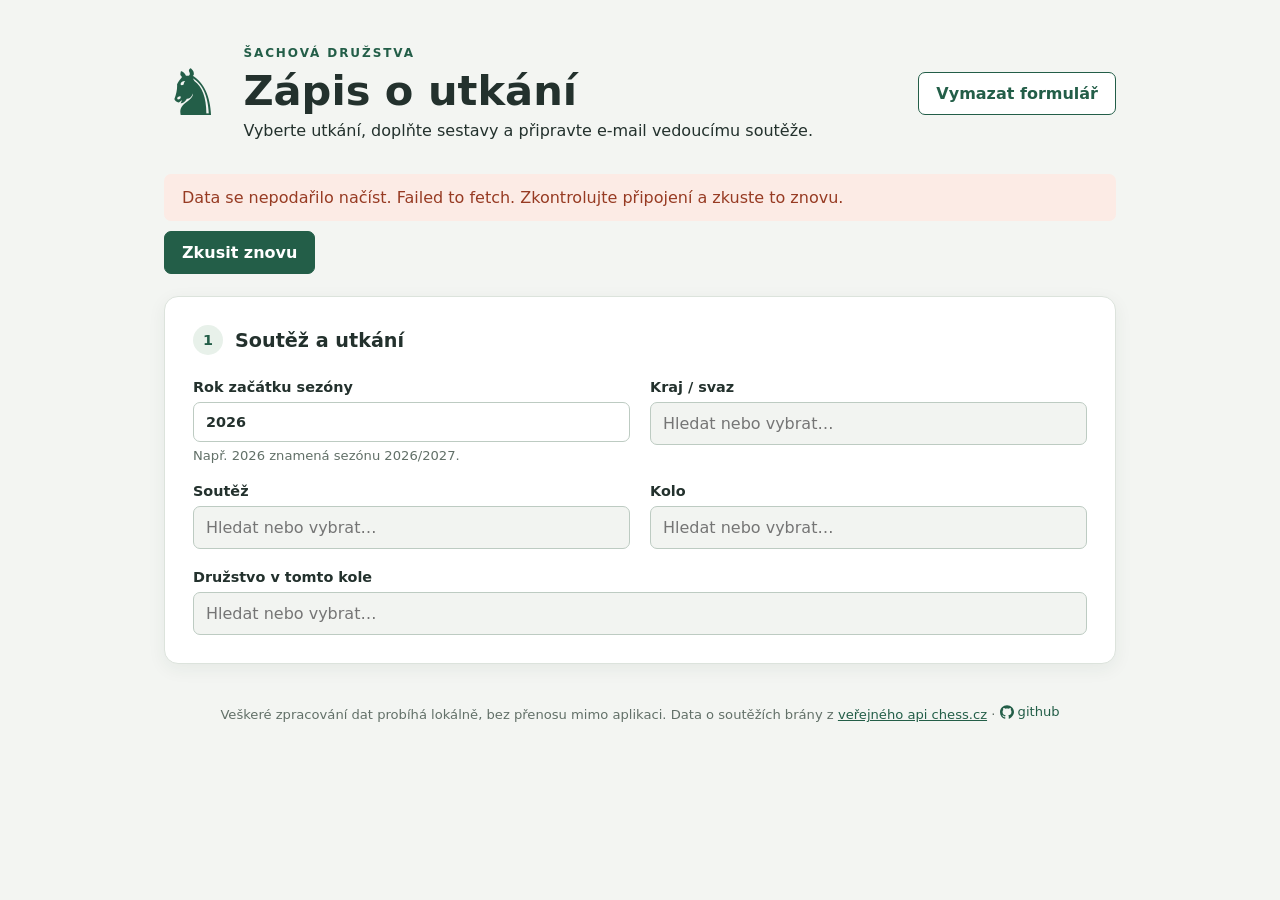
<file: index.html>
<!DOCTYPE html>
<html lang="cs">
<head>
  <meta charset="utf-8">
  <meta name="viewport" content="width=device-width, initial-scale=1">
  <title>Zápis o šachovém utkání</title>
  <link rel="stylesheet" href="styles.css">
  <script src="app.js" defer></script>
</head>
<body>
  <main>
    <header><span class="mark" aria-hidden="true">♞</span><div class="intro"><p class="eyebrow">ŠACHOVÁ DRUŽSTVA</p><h1>Zápis o utkání</h1><p>Vyberte utkání, doplňte sestavy a připravte e-mail vedoucímu soutěže.</p></div><button id="clear-form" type="button" class="secondary clear-button">Vymazat formulář</button></header>
    <div id="status" role="status" aria-live="polite"></div>
    <button id="retry" type="button" hidden>Zkusit znovu</button>
    <form id="match-form">
      <section class="card">
        <h2><span>1</span> Soutěž a utkání</h2>
        <div class="grid">
          <label>Rok začátku sezóny<input id="year" type="number" min="1900" max="9998" required><small>Např. 2026 znamená sezónu 2026/2027.</small></label>
          <div id="region-picker"></div>
          <div id="competition-picker"></div>
          <div id="round-picker"></div>
          <div id="team-picker" class="wide"></div>
        </div>
        <p id="fixture" class="fixture" hidden></p>
      </section>
      <section id="lineup-section" class="card" hidden>
        <h2><span>2</span> Sestavy a výsledky</h2>
        <p class="muted">Výsledky jsou vždy v pořadí domácí : hosté. Hledejte podle jména, čísla soupisky nebo ELO.</p>
        <label class="count-label">Počet šachovnic<input id="board-count" type="number" min="1" value="8" required></label>
        <div id="boards"></div>
        <p id="order-warning" class="order-warning" role="status" aria-live="polite" hidden></p>
        <p id="score" class="score" aria-live="polite"></p>
        <div class="grid">
          <label>Datum utkání<input id="match-date" type="date" required></label>
          <label>Místo utkání<input id="venue" required placeholder="Hrací místnost, město"></label>
          <label>Rozhodčí<input id="referee" required placeholder="Jméno a příjmení"></label>
        </div>
      </section>
      <section id="email-section" class="card" hidden>
        <h2><span>3</span> Zápis a e-mail</h2>
        <label>Komu<input id="recipient" type="email" required><small>Adresa vedoucího soutěže z API; v případě potřeby ji můžete opravit.</small></label>
        <div class="actions"><button type="submit">Zobrazit náhled zápisu</button></div>
        <div id="report" hidden>
          <label>Předmět<input id="subject" readonly></label>
          <iframe id="preview" title="Náhled zápisu o utkání" sandbox=""></iframe>
          <div class="actions">
            <button id="compose" type="button">Otevřít nový e-mail</button>
            <button id="copy" type="button" class="secondary">Kopírovat formátovaný zápis</button>
            <button id="download" type="button" class="secondary">Stáhnout koncept (.eml)</button>
          </div>
          <p class="muted">Otevření e-mailu vloží textový zápis. Pro tabulku zkopírujte formátovaný zápis a vložte jej do těla e-mailu, nebo otevřete soubor .eml v poštovním klientovi, který podporuje koncepty.</p>
        </div>
      </section>
    </form>
    <footer>Veškeré zpracování dat probíhá lokálně, bez přenosu mimo aplikaci. Data o soutěžích brány z <a href="https://appchess.cz/api/index.html" target="_blank" rel="noopener">veřejného api chess.cz</a> · <a class="source-link" href="https://github.com/belcenkoa/rychla-soupiska" target="_blank" rel="noopener"><svg aria-hidden="true" viewBox="0 0 24 24"><path fill="currentColor" d="M12 .297c-6.63 0-12 5.373-12 12 0 5.303 3.438 9.8 8.205 11.385.6.113.82-.258.82-.577 0-.285-.01-1.04-.015-2.04-3.338.724-4.042-1.61-4.042-1.61-.546-1.387-1.333-1.756-1.333-1.756-1.09-.745.083-.729.083-.729 1.205.084 1.84 1.237 1.84 1.237 1.07 1.834 2.807 1.304 3.492.997.108-.775.418-1.305.762-1.605-2.665-.3-5.466-1.334-5.466-5.931 0-1.311.469-2.381 1.236-3.221-.124-.303-.536-1.524.117-3.176 0 0 1.008-.322 3.301 1.23.957-.266 1.983-.399 3.003-.404 1.02.005 2.047.138 3.006.404 2.291-1.552 3.297-1.23 3.297-1.23.655 1.652.243 2.873.12 3.176.77.84 1.235 1.91 1.235 3.221 0 4.609-2.806 5.628-5.479 5.921.43.372.823 1.102.823 2.222 0 1.604-.015 2.896-.015 3.286 0 .322.216.694.825.576C20.565 20.795 24 16.297 24 12.297c0-6.627-5.373-12-12-12"></path></svg>github</a></footer>
  </main>
  <!-- Bundled template for file:// access and when template.html is unavailable.
       Keep its layout in sync with template.html; one row is expanded per board. -->
  <script id="report-template" type="text/plain">
<!DOCTYPE html>
<html lang="cs">
<head><meta charset="UTF-8"><title>Zápis o šachovém utkání</title></head>
<body style="font-family:Arial,sans-serif; color:#222; line-height:1.5;">
  <div style="max-width:700px; margin:0 auto;">
    <p>
      <strong>Soutěž:</strong> [Název soutěže]<br>
      <strong>Ročník:</strong> [Ročník]<br>
      <strong>Kolo:</strong> [Kolo]<br>
      <strong>Datum:</strong> [Datum utkání]<br>
      <strong>Místo:</strong> [Místo utkání]
    </p>
    <h3>Sestavy družstev</h3>
    <p>
      <strong>Domácí:</strong> [Název domácího družstva]<br>
      <strong>Hosté:</strong> [Název hostujícího družstva]
    </p>
    <table style="width:100%; border-collapse:collapse; text-align:left;">
      <thead>
        <tr style="background-color:#eee;">
          <th style="border:1px solid #999; padding:8px;">Šachovnice</th>
          <th style="border:1px solid #999; padding:8px;">[Název domácího družstva]</th>
          <th style="border:1px solid #999; padding:8px;">Výsledek</th>
          <th style="border:1px solid #999; padding:8px;">[Název hostujícího družstva]</th>
        </tr>
      </thead>
      <tbody>
        <tr>
          <td style="border:1px solid #999; padding:8px;">1</td>
          <td style="border:1px solid #999; padding:8px;">[Jméno hráče]</td>
          <td style="border:1px solid #999; padding:8px;">[Výsledek]</td>
          <td style="border:1px solid #999; padding:8px;">[Jméno hráče]</td>
        </tr>
      </tbody>
    </table>
    <p><strong>Celkový výsledek zápasu:</strong> [Domácí] : [Hosté]</p>
    <p><strong>Rozhodčí:</strong> [Jméno]</p>
  </div>
</body>
</html>
  </script>
</body>
</html>
</file>
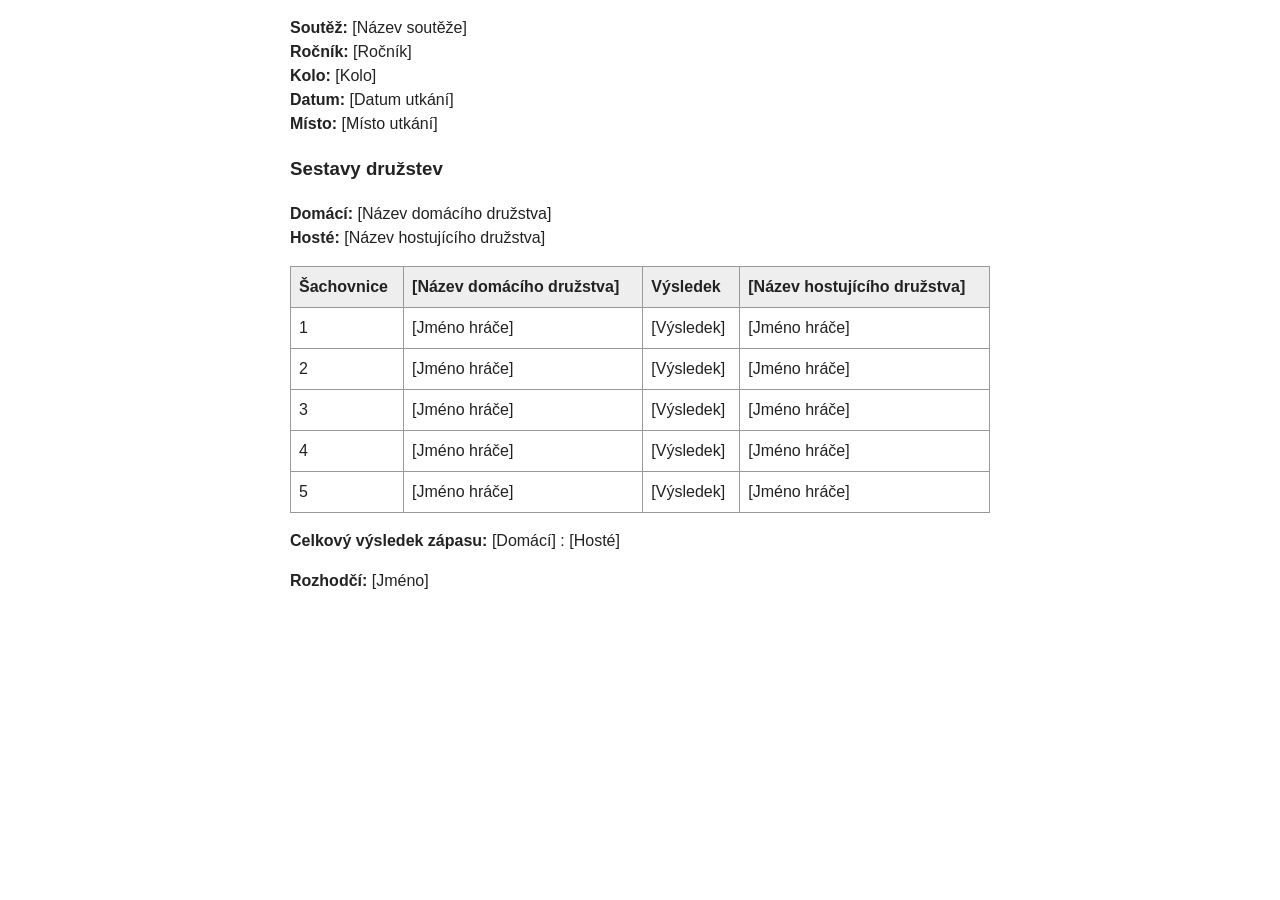
<file: template.html>
<!DOCTYPE html>
<html lang="cs">
<head>
  <meta charset="UTF-8">
  <title>Zápis o šachovém utkání</title>
</head>
<body style="font-family:Arial,sans-serif; color:#222; line-height:1.5;">
  <div style="max-width:700px; margin:0 auto;">

    <p>
      <strong>Soutěž:</strong> [Název soutěže]<br>
      <strong>Ročník:</strong> [Ročník]<br>
      <strong>Kolo:</strong> [Kolo]<br>
      <strong>Datum:</strong> [Datum utkání]<br>
      <strong>Místo:</strong> [Místo utkání]
    </p>

    <h3>Sestavy družstev</h3>
    <p>
      <strong>Domácí:</strong> [Název domácího družstva]<br>
      <strong>Hosté:</strong> [Název hostujícího družstva]
    </p>

    <table style="width:100%; border-collapse:collapse; text-align:left;">
      <thead>
        <tr style="background-color:#eee;">
          <th style="border:1px solid #999; padding:8px;">Šachovnice</th>
          <th style="border:1px solid #999; padding:8px;">[Název domácího družstva]</th>
          <th style="border:1px solid #999; padding:8px;">Výsledek</th>
          <th style="border:1px solid #999; padding:8px;">[Název hostujícího družstva]</th>
        </tr>
      </thead>
      <tbody>
        <tr>
          <td style="border:1px solid #999; padding:8px;">1</td>
          <td style="border:1px solid #999; padding:8px;">[Jméno hráče]</td>
          <td style="border:1px solid #999; padding:8px;">[Výsledek]</td>
          <td style="border:1px solid #999; padding:8px;">[Jméno hráče]</td>

        </tr>
        <tr>
          <td style="border:1px solid #999; padding:8px;">2</td>
          <td style="border:1px solid #999; padding:8px;">[Jméno hráče]</td>
          <td style="border:1px solid #999; padding:8px;">[Výsledek]</td>
          <td style="border:1px solid #999; padding:8px;">[Jméno hráče]</td>
        </tr>
        <tr>
          <td style="border:1px solid #999; padding:8px;">3</td>
          <td style="border:1px solid #999; padding:8px;">[Jméno hráče]</td>
          <td style="border:1px solid #999; padding:8px;">[Výsledek]</td>
          <td style="border:1px solid #999; padding:8px;">[Jméno hráče]</td>
        </tr>
        <tr>
          <td style="border:1px solid #999; padding:8px;">4</td>
          <td style="border:1px solid #999; padding:8px;">[Jméno hráče]</td>
          <td style="border:1px solid #999; padding:8px;">[Výsledek]</td>
          <td style="border:1px solid #999; padding:8px;">[Jméno hráče]</td>
        </tr>
        <tr>
          <td style="border:1px solid #999; padding:8px;">5</td>
          <td style="border:1px solid #999; padding:8px;">[Jméno hráče]</td>
          <td style="border:1px solid #999; padding:8px;">[Výsledek]</td>
          <td style="border:1px solid #999; padding:8px;">[Jméno hráče]</td>
        </tr>
      </tbody>
    </table>
    <p><strong>Celkový výsledek zápasu:</strong> [Domácí] : [Hosté]</p>
    <p><strong>Rozhodčí:</strong> [Jméno]</p>
  </div>
</body>
</html>
</file>
<file: styles.css>
:root { color-scheme: light; font-family: system-ui, sans-serif; color: #23312d; background: #f3f5f2; --green: #235e48; }
* { box-sizing: border-box; }
body { margin: 0; }
main { max-width: 1000px; margin: 40px auto; padding: 0 24px; }
header { display: flex; gap: 22px; align-items: center; margin-bottom: 28px; }
.intro { flex: 1; }
.clear-button { flex: 0 0 auto; }
.mark { font-size: 64px; color: var(--green); }
.eyebrow { letter-spacing: .16em; font-size: .75rem; font-weight: 700; color: var(--green); }
h1 { font-size: clamp(1.8rem, 4vw, 2.6rem); margin: 0; }
header p { margin: 6px 0; }
.card { background: white; border: 1px solid #dce3dc; border-radius: 14px; padding: 28px; margin: 22px 0; box-shadow: 0 5px 18px #203d2910; }
h2 { font-size: 1.2rem; margin: 0 0 24px; display: flex; gap: 12px; align-items: center; }
h2 span { border-radius: 50%; background: #e8f1ea; color: var(--green); width: 30px; height: 30px; display: grid; place-items: center; font-size: .9rem; }
.grid { display: grid; grid-template-columns: 1fr 1fr; gap: 20px; }
.wide { grid-column: 1 / -1; }
label { display: block; font-size: .9rem; font-weight: 600; }
input, select, button { font: inherit; }
input, select { display: block; width: 100%; padding: 11px 12px; border: 1px solid #bdcbc2; border-radius: 7px; background: white; color: inherit; margin-top: 7px; }
input:disabled { background: #f2f4f1; color: #79827d; }
input:focus, select:focus, button:focus-visible { outline: 3px solid #a0c9b4; outline-offset: 2px; }
small, .muted { font-size: .82rem; color: #627068; font-weight: 400; }
small { display: block; margin-top: 6px; }
button { padding: 11px 17px; border-radius: 7px; border: 1px solid var(--green); background: var(--green); color: white; cursor: pointer; font-weight: 600; }
button:hover { filter: brightness(.94); }
.secondary { background: white; color: var(--green); }
.actions { display: flex; gap: 10px; flex-wrap: wrap; margin-top: 22px; }
.combo { position: relative; }
.suggestions { position: absolute; top: 100%; left: 0; right: 0; z-index: 10; margin: 4px 0; padding: 4px; list-style: none; border: 1px solid #bdcbc2; border-radius: 7px; background: white; box-shadow: 0 8px 20px #0002; max-height: 260px; overflow-y: auto; }
.suggestions li { padding: 10px; cursor: pointer; border-radius: 4px; font-size: .9rem; }
.suggestions li[aria-selected="true"], .suggestions li:hover { background: #e8f1ea; }
.suggestions .empty { color: #627068; cursor: default; }
.fixture { padding: 14px; background: #e8f1ea; border-radius: 7px; }
.count-label { max-width: 200px; margin: 20px 0; }
.board { display: grid; grid-template-columns: 32px 1fr 135px 1fr; gap: 12px; border-top: 1px solid #e2e8e2; padding: 18px 0; align-items: start; }
.board-number { font-weight: 700; margin-top: 34px; color: var(--green); }
.score { font-size: 1.2rem; font-weight: 700; padding: 16px; background: #f3f5f2; border-radius: 7px; }
.order-warning { padding: 12px 14px; margin: 14px 0; border-radius: 7px; background: #fff4d9; color: #74520a; border: 1px solid #ead391; font-size: .9rem; }
#status:not(:empty) { padding: 14px 18px; border-radius: 7px; background: #e8f1ea; }
#status.error { background: #fcebe5; color: #973b23; }
#retry { margin-top: 10px; }
iframe { width: 100%; height: 580px; border: 1px solid #dce3dc; border-radius: 7px; margin-top: 20px; background: white; }
footer { color: #627068; font-size: .82rem; text-align: center; padding: 18px; }
a { color: var(--green); }
.source-link { display: inline-flex; align-items: center; gap: 4px; text-decoration: none; }
.source-link:hover { text-decoration: underline; }
.source-link svg { width: 14px; height: 14px; }
[hidden] { display: none !important; }
@media (max-width: 650px) { main { margin: 24px auto; padding: 0 14px; } header { flex-wrap: wrap; gap: 12px; } .intro { flex: 1 1 calc(100% - 70px); } .clear-button { margin-left: auto; } .card { padding: 20px; } .grid { grid-template-columns: 1fr; } .board { grid-template-columns: 24px 1fr; } .board-number { grid-row: span 3; } .board > label, .board > .combo { grid-column: 2; } .mark { font-size: 48px; } }
</file>
